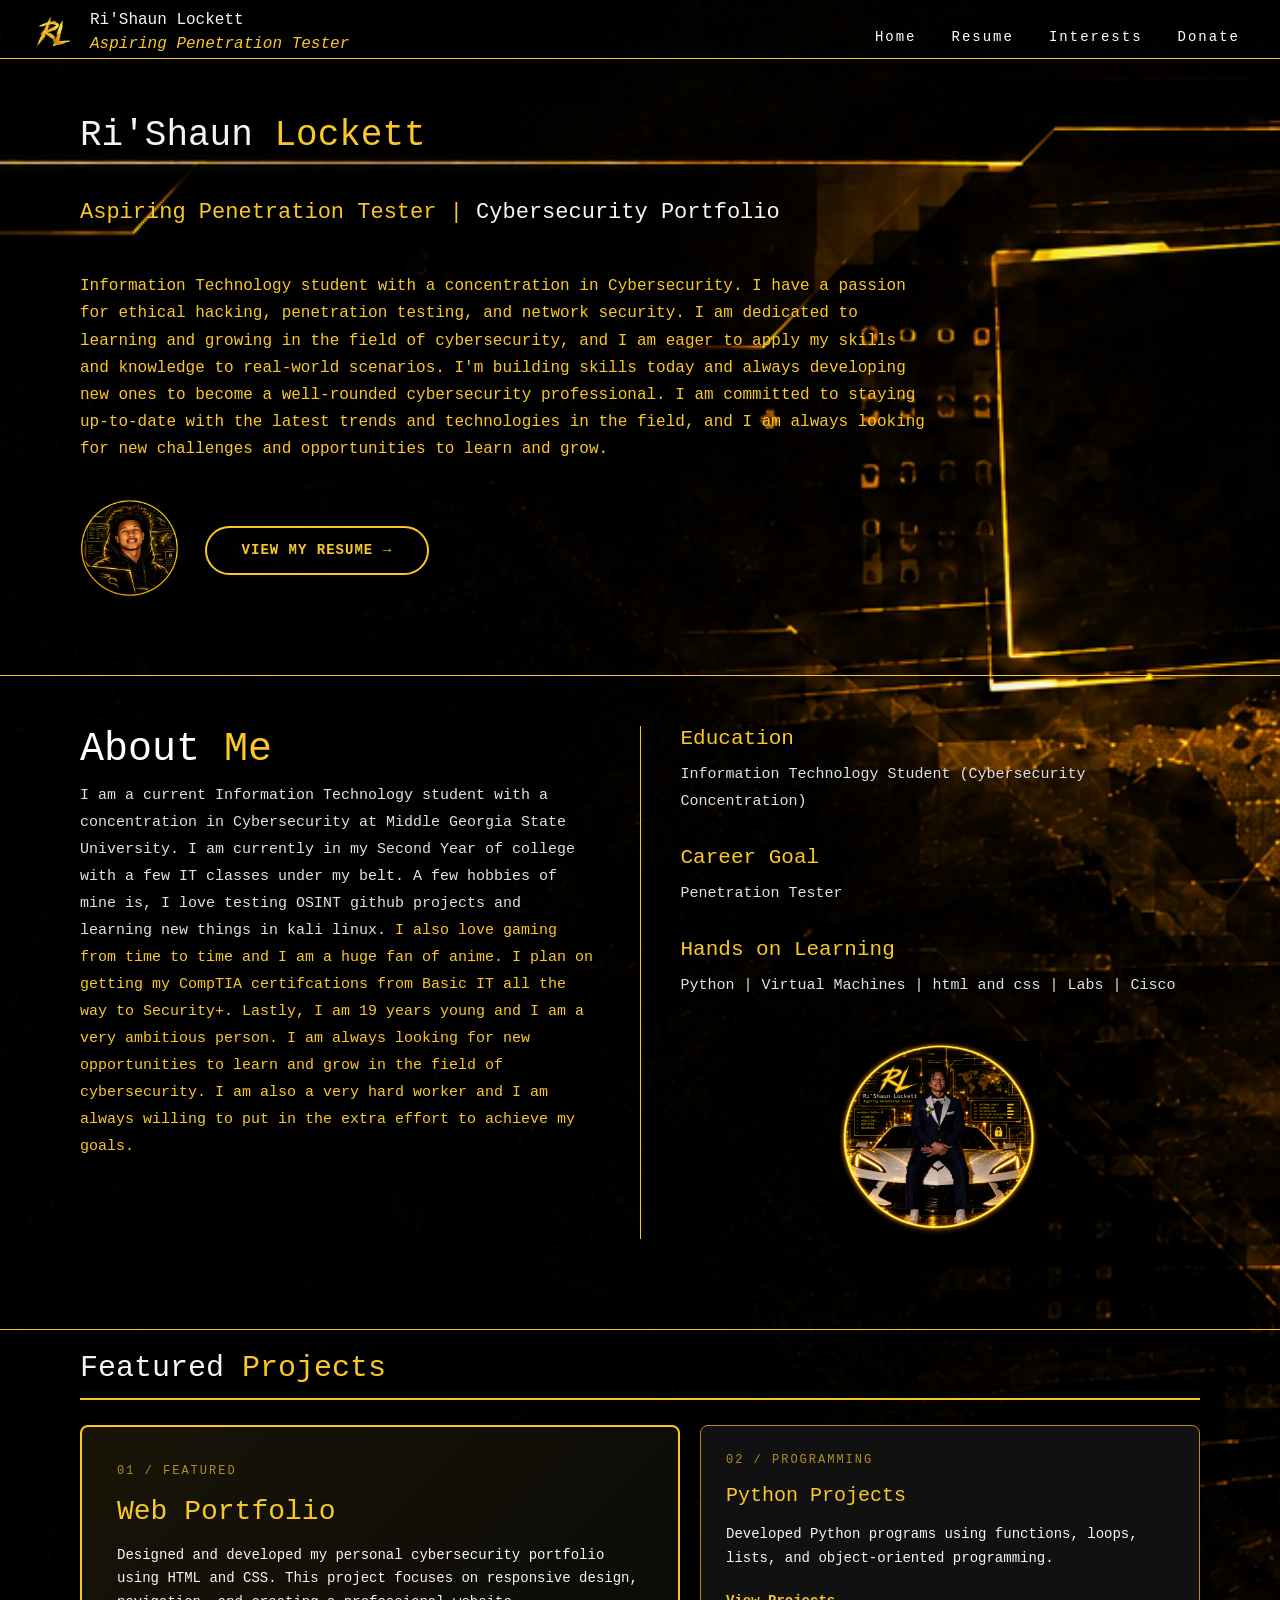
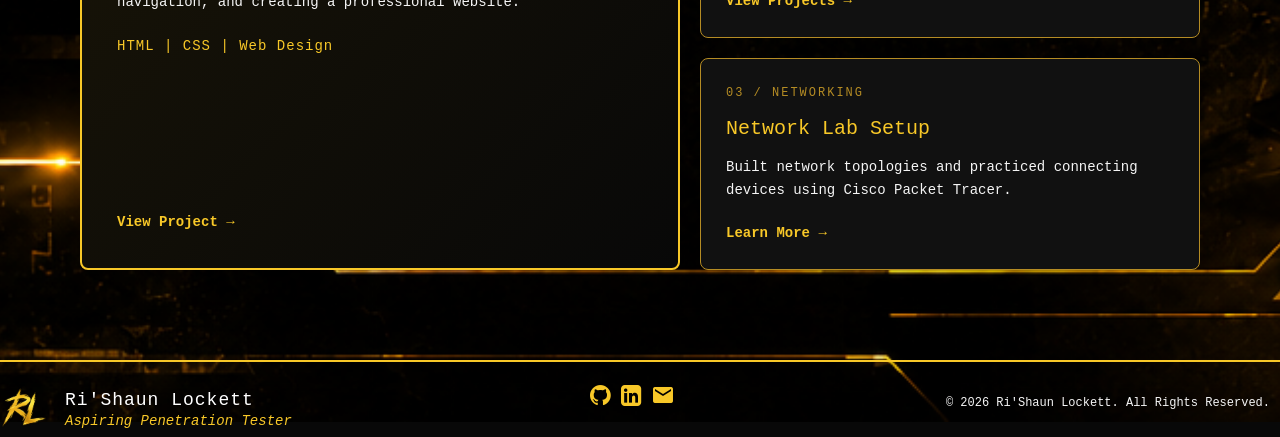
<file: index.htm>
<!DOCTYPE html>
<html lang="en">

<head>
    <meta charset="UTF-8">
    <meta name="viewport" content="width=device-width, initial-scale=1.0">
    <link rel="icon" href="img/icon2.png" type="image/x-icon">
    <link rel="stylesheet" href="https://cdn.jsdelivr.net/npm/bootstrap@4.0.0/dist/css/bootstrap.min.css" integrity="sha384-Gn5384xqQ1aoWXA+058RXPxPg6fy4IWvTNh0E263XmFcJlSAwiGgFAW/dAiS6JXm" crossorigin="anonymous">
    <link rel="stylesheet" href="https://cdnjs.cloudflare.com/ajax/libs/font-awesome/4.7.0/css/font-awesome.min.css">
    <link href="https://fonts.googleapis.com/icon?family=Material+Icons" rel="stylesheet">
    <link rel="stylesheet" href="style.css">
</head>

<body>

<header>
    <img src="img/mynameicon.png" alt="RL Logo" class="namelogo">

    <p class="topletters">
        Ri'Shaun Lockett
        <br>
        <span style="color: #F8C828;"><i>Aspiring Penetration Tester</i></span>
    </p>

    <nav>
        <ul class="navlinks">
            <li><a href="index.htm">Home</a></li>
            <li><a href="resume.htm">Resume</a></li>
            <li><a href="interests.htm">Interests</a></li>
            <li><a href="donate.htm">Donate</a></li>
        </ul>

    </nav>
</header>


<hr class="hr1">


<main>

    <section class="mainsection">
        <h1 id="name"> Ri'Shaun <span style="color: #F8C828;">Lockett</span></h1>
        <br>
        <h3> Aspiring Penetration Tester | <span style="color: #F5F5F5;">Cybersecurity Portfolio</span> </h3>
        <br>
        <p>
            Information Technology student with a concentration in Cybersecurity. I have a passion for ethical hacking, penetration testing, and network security. I am dedicated to learning and growing in the field of cybersecurity, and I am eager to apply my skills and knowledge to real-world scenarios. I'm building skills today and always developing new ones to become a well-rounded cybersecurity professional. I am committed to staying up-to-date with the latest trends and technologies in the field, and I am always looking for new challenges and opportunities to learn and grow.
        </p>
        <img src="img/icon2.png" alt="cyberpic" class="cyberpic">
        <a href="resume.htm" alt="myresume" class="resumebtn">
            VIEW MY RESUME &rarr;
        </a>
    </section>
</main>

<hr class="hr1">



<section class="aboutsection">

    <div class="abouttext">
        <h1>About <span class="gold">Me</span></h1>

        <p>
            I am a current Information Technology student with a concentration in Cybersecurity at Middle Georgia State University. I am currently in my Second Year of college with a few IT classes under my belt. A few hobbies of mine is, I love testing OSINT github projects and learning new things in kali linux. <span class="gold">I also love gaming from time to time and I am a huge fan of anime. I plan on getting my CompTIA certifcations from Basic IT all the way to Security+. Lastly, I am 19 years young and I am a very ambitious person. I am always looking for new opportunities to learn and grow in the field of cybersecurity. I am also a very hard worker and I am always willing to put in the extra effort to achieve my goals.</span>
    </div>

    <div class="aboutdetails">
        <span style="color: #F8C828;"><h3>Education</h3></span>
        <p>Information Technology Student (Cybersecurity Concentration)</p>

        <span style="color: #F8C828;"><h3>Career Goal</h3></span>
        <p>Penetration Tester</p>

        <span style="color: #F8C828;"><h3>Hands on Learning</h3></span>
        <p>Python | Virtual Machines | html and css | Labs | Cisco</p>

        <img src="img/icon3.png" alt="second Logo" class="picturelogo">

    </div>

</section>

<hr class="hr1">



<section class="projects-section">

    <h2>Featured <span class="gold">Projects</span></h2>

    <div class="projects-container">

        <article class="project-card featured-project">

            <span class="project-number">01 / FEATURED</span>

            <h3>Web Portfolio</h3>

            <p>
                <span class="white">Designed and developed my personal
                cybersecurity portfolio using HTML
                and CSS. This project focuses on
                responsive design, navigation,
                and creating a professional website.</span>
            </p>

            <p class="project-tools">
                HTML | CSS | Web Design
            </p>

            <a href="resume.htm" class="project-link">
                View Project &rarr;
            </a>

        </article>

        <div class="projects-right">

            <article class="project-card">

                <span class="project-number">02 / PROGRAMMING</span>

                <h3>Python Projects</h3>

                <p>
                    <span class="white">Developed Python programs using
                    functions, loops, lists, and
                    object-oriented programming.</span>
                </p>

                <a href="resume.htm"
                   target="_blank"
                   rel="noopener noreferrer"
                   class="project-link">
                    View Projects &rarr;
                </a>

            </article>

            <article class="project-card">

                <span class="project-number">03 / NETWORKING</span>

                <h3>Network Lab Setup</h3>

                <p>
                    <span class="white">Built network topologies and
                    practiced connecting devices
                    using Cisco Packet Tracer.</span>
                </p>

                <a href="resume.htm" class="project-link">
                    Learn More &rarr;
                </a>

            </article>

        </div>

    </div>

</section>




<hr class="hr1">

<footer>
    <div class="footer-brand">
        <img src="img/mynameicon.png" alt="RL Logo" class="footer-logo">

        <div class="footer-text">
            <p>Ri'Shaun Lockett</p>
            <span>Aspiring Penetration Tester</span>
        </div>
    </div>

    <div class="social-icons">

    <a href="https://github.com/rishaunlockett-bit" target="_blank" rel="noopener noreferrer" aria-label="GitHub">
        <i class="fa fa-github"></i>
    </a>

    <a href="https://www.linkedin.com/in/rishaun-lockett" target="_blank" rel="noopener noreferrer" aria-label="LinkedIn">
        <i class="fa fa-linkedin-square"></i>
    </a>

    <a href="https://www.linkedin.com/in/rishaun-lockett-935750372" aria-label="Email">
        <i class="material-icons">email</i>
    </a>

</div>
<div class="copyright">&copy; 2026 Ri'Shaun Lockett. All Rights Reserved.</div>
</footer>
</file>
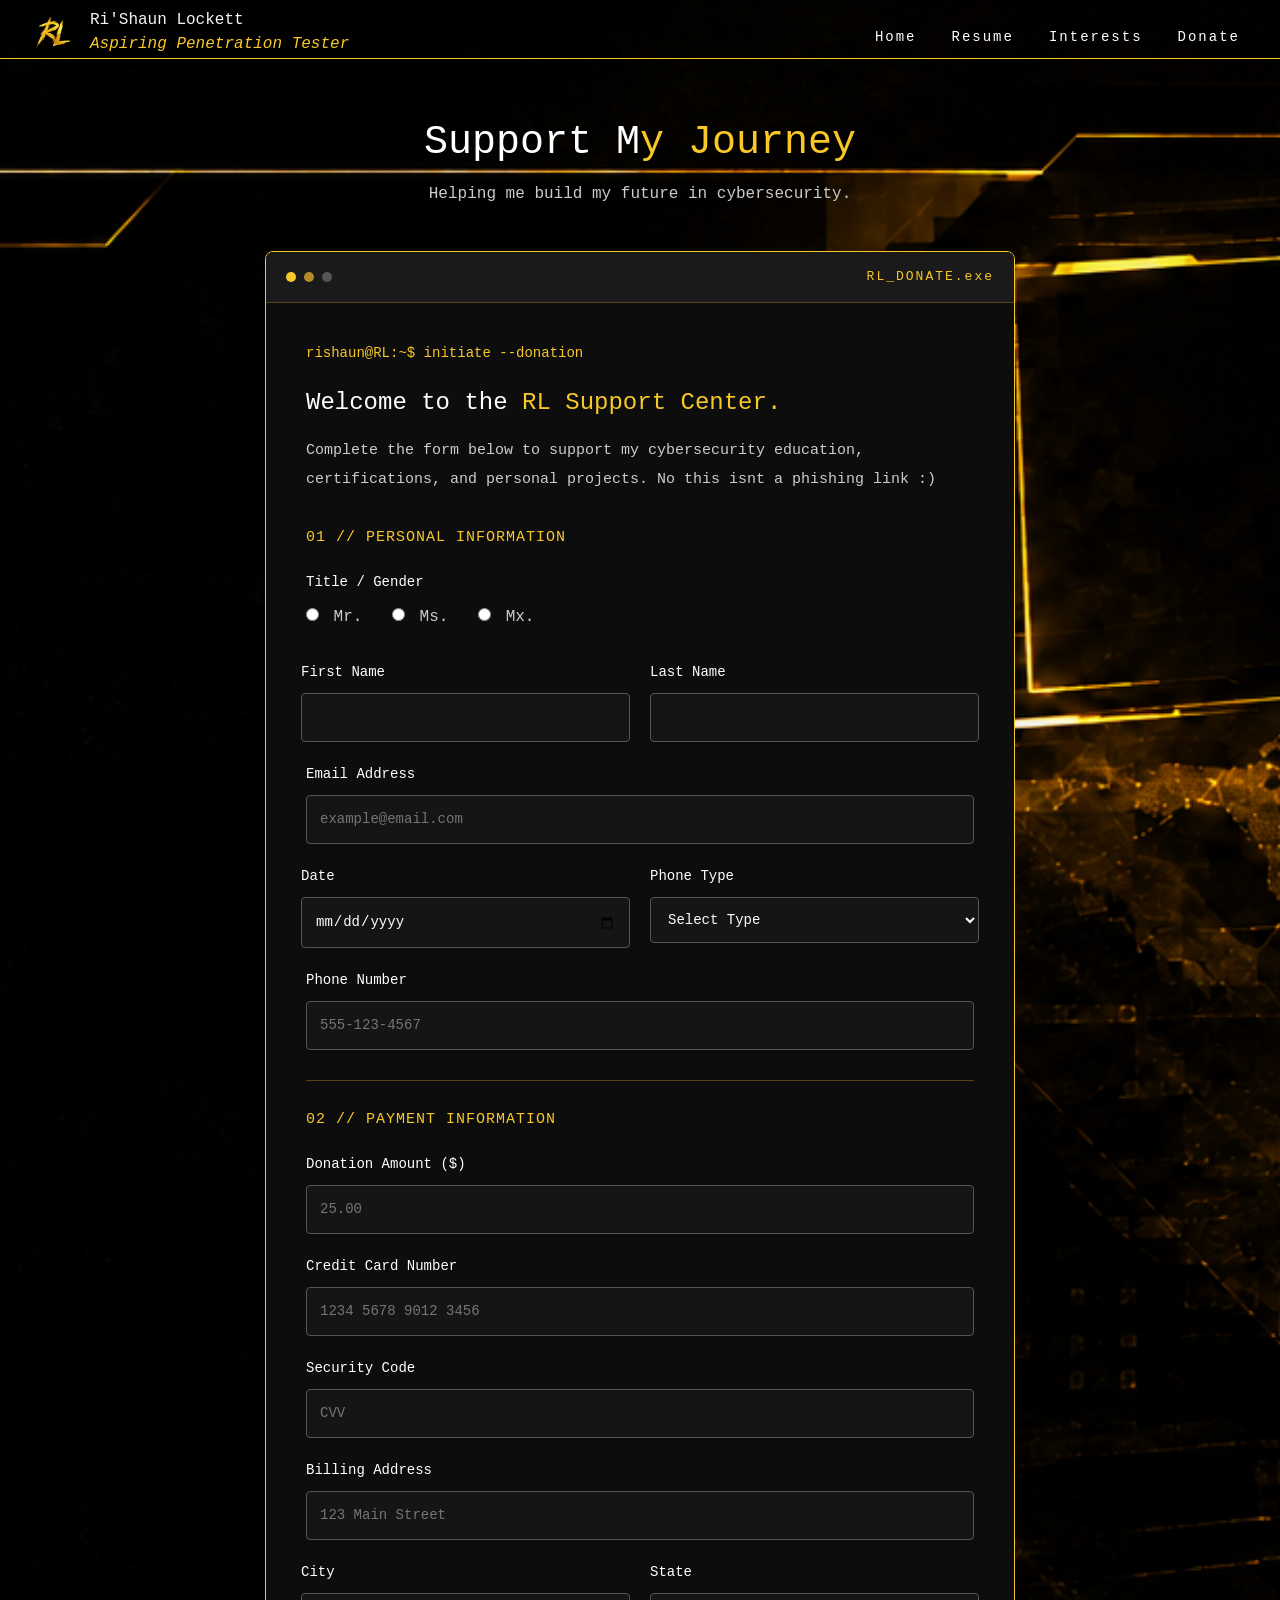
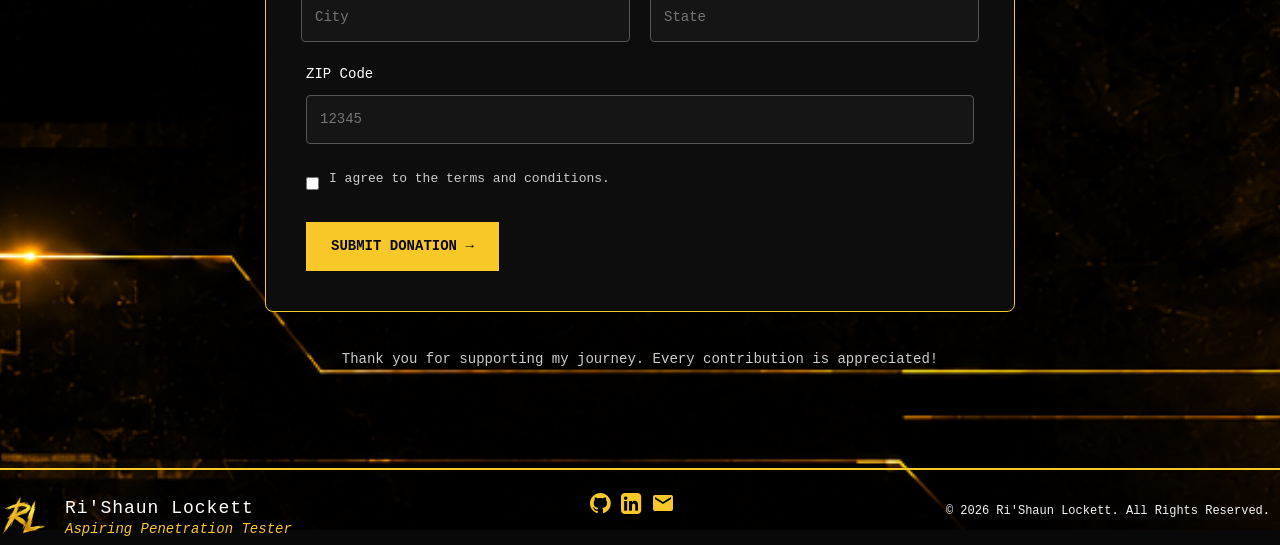
<file: donate.htm>
<!DOCTYPE html>
<html lang="en">

<head>
    <meta charset="UTF-8">
    <meta name="viewport" content="width=device-width, initial-scale=1.0">
    <link rel="icon" href="img/icon2.png" type="image/x-icon">
    <link rel="stylesheet" href="https://cdn.jsdelivr.net/npm/bootstrap@4.0.0/dist/css/bootstrap.min.css" integrity="sha384-Gn5384xqQ1aoWXA+058RXPxPg6fy4IWvTNh0E263XmFcJlSAwiGgFAW/dAiS6JXm" crossorigin="anonymous">
    <link rel="stylesheet" href="https://cdnjs.cloudflare.com/ajax/libs/font-awesome/4.7.0/css/font-awesome.min.css">
    <link href="https://fonts.googleapis.com/icon?family=Material+Icons" rel="stylesheet">
    <link rel="stylesheet" href="style.css">
</head>

<body>

<header>
    <img src="img/mynameicon.png" alt="RL Logo" class="namelogo">

    <p class="topletters">
        Ri'Shaun Lockett
        <br>
        <span style="color: #F8C828;"><i>Aspiring Penetration Tester</i></span>
    </p>

    <nav>
        <ul class="navlinks">
            <li><a href="index.htm">Home</a></li>
            <li><a href="resume.htm">Resume</a></li>
            <li><a href="interests.htm">Interests</a></li>
            <li><a href="donate.htm">Donate</a></li>
        </ul>

    </nav>
</header>

<hr class="hr1">


<main class="donate-page">

    <section class="donate-intro">
        <h1>Support M<span>y Journey</span></h1>
        <p>Helping me build my future in cybersecurity.</p>
    </section>

    <section class="donate-terminal">

        <div class="terminal-header">
            <div class="terminal-dots">
                <span></span>
                <span></span>
                <span></span>
            </div>
            <p>RL_DONATE.exe</p>
        </div>

        <div class="terminal-content">

            <p class="terminal-command">
                rishaun@RL:~$ initiate --donation
            </p>

            <h2>Welcome to the <span>RL Support Center.</span></h2>

            <p class="terminal-description">
                Complete the form below to support my
                cybersecurity education, certifications,
                and personal projects. No this isnt a phishing link :)
            </p>

            <form id="donationForm" action="#" method="get">

                <h3 class="form-heading">
                    01 // PERSONAL INFORMATION
                </h3>

                <fieldset class="title-options">
                    <legend>Title / Gender</legend>

                    <label for="mr">
                        <input type="radio" id="mr"
                               name="title" value="Mr" required>
                        Mr.
                    </label>

                    <label for="ms">
                        <input type="radio" id="ms"
                               name="title" value="Ms">
                        Ms.
                    </label>

                    <label for="mx">
                        <input type="radio" id="mx"
                               name="title" value="Mx">
                        Mx.
                    </label>
                </fieldset>

                <div class="form-row">

                    <div class="form-group">
                        <label for="firstName">First Name</label>
                        <input type="text" id="firstName"
                               name="firstName" required>
                    </div>

                    <div class="form-group">
                        <label for="lastName">Last Name</label>
                        <input type="text" id="lastName"
                               name="lastName" required>
                    </div>

                </div>

                <div class="form-group">
                    <label for="email">Email Address</label>
                    <input type="email" id="email"
                           name="email" required
                           placeholder="example@email.com">
                </div>

                <div class="form-row">

                    <div class="form-group">
                        <label for="donationDate">Date</label>
                        <input type="date" id="donationDate"
                               name="donationDate" required>
                    </div>

                    <div class="form-group">
                        <label for="phoneType">Phone Type</label>
                        <select id="phoneType" name="phoneType" required>
                            <option value="">Select Type</option>
                            <option value="mobile">Mobile</option>
                            <option value="home">Home</option>
                            <option value="work">Work</option>
                        </select>
                    </div>

                </div>

                <div class="form-group">
                    <label for="phone">Phone Number</label>
                    <input type="tel" id="phone" name="phone"
                           placeholder="555-123-4567"
                           pattern="[0-9]{3}-[0-9]{3}-[0-9]{4}"
                           title="Use format 555-123-4567"
                           required>
                </div>

                <div class="terminal-divider"></div>

                <h3 class="form-heading">
                    02 // PAYMENT INFORMATION
                </h3>

                <div class="form-group">
                    <label for="amount">Donation Amount ($)</label>
                    <input type="number" id="amount" name="amount"
                           min="1" step="0.01"
                           placeholder="25.00" required>
                </div>

                <div class="form-group">
                    <label for="cardNumber">Credit Card Number </label>
                    <input type="text" id="cardNumber"
                           name="cardNumber"
                            placeholder="1234 5678 9012 3456"
                           inputmode="numeric"
                           pattern="[0-9]{13,19}"
                           minlength="13" maxlength="19"
                           required>
                </div>

                <div class="form-group">
                    <label for="securityCode">Security Code </label>
                    <input type="text" id="securityCode"
                           name="securityCode"
                           placeholder="CVV"
                           inputmode="numeric"
                           pattern="[0-9]{3,4}"
                           minlength="3" maxlength="4"
                           required>
                </div>

                
                <div class="form-group">
                    <label for="billingAddress">Billing Address</label>
                    <input type="text" id="billingAddress"
                           name="billingAddress"
                           placeholder="123 Main Street"
                           autocomplete="street-address" required>
                </div>
                
                <div class="form-row">
                
                    <div class="form-group">
                        <label for="billingCity">City</label>
                        <input type="text" id="billingCity"
                               name="billingCity"
                               placeholder="City" required>
                    </div>
                
                    <div class="form-group">
                        <label for="billingState">State</label>
                        <input type="text" id="billingState"
                               name="billingState"
                               placeholder="State" required>
                    </div>
                
                </div>
                
                <div class="form-group">
                    <label for="billingZip">ZIP Code</label>
                    <input type="text" id="billingZip"
                           name="billingZip"
                           placeholder="12345"
                           inputmode="numeric"
                           pattern="[0-9]{5}(-[0-9]{4})?"
                           title="Enter a valid ZIP Code (12345 or 12345-6789)"
                           autocomplete="postal-code" required>
                </div>
                

                <div class="terms-group">
                    <input type="checkbox" id="terms"
                           name="terms" required>
                    <label for="terms">
                        I agree to the terms and conditions.
                    </label>
                </div>

                <button type="submit" class="donate-button">
                    SUBMIT DONATION &rarr;
                </button>

            </form>


        </div>
    </section>

    <p class="donate-thanks">
        Thank you for supporting my journey.
        Every contribution is appreciated!
    </p>

</main>




<hr class="hr1">

<footer>
    <div class="footer-brand">
        <img src="img/mynameicon.png" alt="RL Logo" class="footer-logo">

        <div class="footer-text">
            <p>Ri'Shaun Lockett</p>
            <span>Aspiring Penetration Tester</span>
        </div>
    </div>

    <div class="social-icons">

    <a href="https://github.com/rishaunlockett-bit" target="_blank" rel="noopener noreferrer" aria-label="GitHub">
        <i class="fa fa-github"></i>
    </a>

    <a href="https://www.linkedin.com/in/rishaun-lockett" target="_blank" rel="noopener noreferrer" aria-label="LinkedIn">
        <i class="fa fa-linkedin-square"></i>
    </a>

    <a href="https://www.linkedin.com/in/rishaun-lockett-935750372" aria-label="Email">
        <i class="material-icons">email</i>
    </a>

</div>
<div class="copyright">&copy; 2026 Ri'Shaun Lockett. All Rights Reserved.</div>
</footer>
</file>
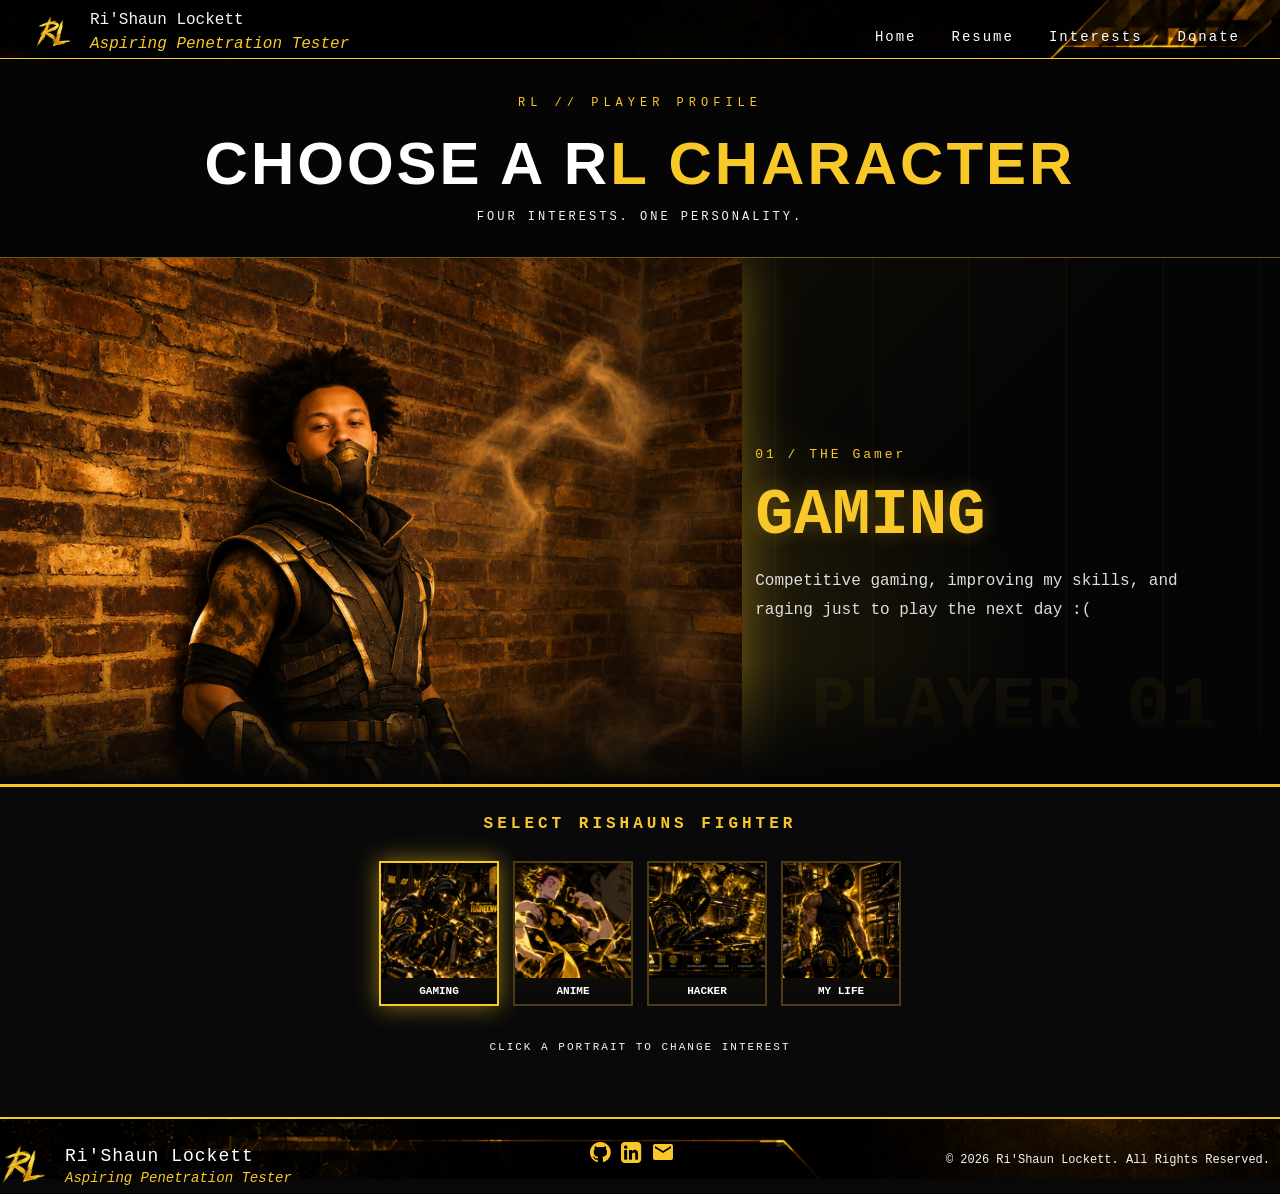
<file: interests.htm>
<!DOCTYPE html>
<html lang="en">

<head>
    <meta charset="UTF-8">
    <meta name="viewport" content="width=device-width, initial-scale=1.0">
    <link rel="icon" href="img/icon2.png" type="image/x-icon">
    <link rel="stylesheet" href="https://cdn.jsdelivr.net/npm/bootstrap@4.0.0/dist/css/bootstrap.min.css" integrity="sha384-Gn5384xqQ1aoWXA+058RXPxPg6fy4IWvTNh0E263XmFcJlSAwiGgFAW/dAiS6JXm" crossorigin="anonymous">
    <link rel="stylesheet" href="https://cdnjs.cloudflare.com/ajax/libs/font-awesome/4.7.0/css/font-awesome.min.css">
    <link href="https://fonts.googleapis.com/icon?family=Material+Icons" rel="stylesheet">
    <link rel="stylesheet" href="style.css">
</head>

<body>

<header>
    <img src="img/mynameicon.png" alt="RL Logo" class="namelogo">

    <p class="topletters">
        Ri'Shaun Lockett
        <br>
        <span style="color: #F8C828;"><i>Aspiring Penetration Tester</i></span>
    </p>

    <nav>
        <ul class="navlinks">
            <li><a href="index.htm">Home</a></li>
            <li><a href="resume.htm">Resume</a></li>
            <li><a href="interests.htm">Interests</a></li>
            <li><a href="donate.htm">Donate</a></li>
        </ul>

    </nav>
</header>


<hr class="hr1">



<main class="fighter-page">
    <section class="fighter-select">

        <input type="radio" name="fighter" id="gaming" checked>
        <input type="radio" name="fighter" id="anime">
        <input type="radio" name="fighter" id="hacker">
        <input type="radio" name="fighter" id="lifestyle">

        <div class="arena-top">
            <p>RL // PLAYER PROFILE</p>
            <h1>CHOOSE A R<span>L CHARACTER</span></h1>
            <p class="arena-subtitle">FOUR INTERESTS. ONE PERSONALITY.</p>
        </div>

        <div class="fighter-stage">

            <div class="fighter fighter-gaming">
                <img src="img/Golden Smoke Ninja Portrait.png" alt="Gaming character">
                <div class="fighter-details">
                    <span>01 / THE Gamer</span>
                    <h2>GAMING</h2>
                    <p>Competitive gaming, improving my skills,
                    and raging just to play the next day :(</p>
                </div>
            </div>

            <div class="fighter fighter-anime">
                <img src="img/Golden Death Note Cyber Portrait.png" alt="Anime character">
                <div class="fighter-details">
                    <span>02 / THE Nerd</span>
                    <h2>ANIME</h2>
                    <p>Exploring unforgettable characters,
                    storylines, and anime worlds.</p>
                </div>
            </div>

            <div class="fighter fighter-hacker">
                <img src="img/Golden Hacker Duo with Raven Mask.png" alt="Hacker character">
                <div class="fighter-details">
                    <span>03 / THE HACKER</span>
                    <h2>CYBERSECURITY</h2>
                    <p>Learning ethical hacking, Kali Linux,
                    and exploring OSINT projects.</p>
                </div>
            </div>

            <div class="fighter fighter-lifestyle">
                <img src="img/Golden Sunset Pufferfish Catch.png" alt="Lifestyle character">
                <div class="fighter-details">
                    <span>04 / OFFLINE MODE</span>
                    <h2>MY LIFE</h2>
                    <p>Gaming, Traveling, Fitness, and HACKING!</p>
                </div>
            </div>

            <div class="stage-decoration">PLAYER 01</div>

        </div>

        <div class="roster-area">
            <p>SELECT RISHAUNS FIGHTER</p>

            <div class="fighter-roster">
                <label for="gaming">
                    <img src="img/gamingpic.png" alt="Rishaun Gaming">
                    <span>GAMING</span>
                </label>

                <label for="anime">
                    <img src="img/animepic.png" alt="Rishauns Anime">
                    <span>ANIME</span>
                </label>

                <label for="hacker">
                    <img src="img/hackerpic.png" alt="Rishaun Hacking">
                    <span>HACKER</span>
                </label>

                <label for="lifestyle">
                    <img src="img/fitnesspic.png" alt="Rishaun Life">
                    <span>MY LIFE</span>
                </label>
            </div>

            <p class="roster-hint"><span class="white">CLICK A PORTRAIT TO CHANGE INTEREST</span></p>
        </div>

    </section>
</main>

<hr class="hr1">

<footer>
    <div class="footer-brand">
        <img src="img/mynameicon.png" alt="RL Logo" class="footer-logo">

        <div class="footer-text">
            <p>Ri'Shaun Lockett</p>
            <span>Aspiring Penetration Tester</span>
        </div>
    </div>

    <div class="social-icons">

    <a href="https://github.com/rishaunlockett-bit" target="_blank" rel="noopener noreferrer" aria-label="GitHub">
        <i class="fa fa-github"></i>
    </a>

    <a href="https://www.linkedin.com/in/rishaun-lockett" target="_blank" rel="noopener noreferrer" aria-label="LinkedIn">
        <i class="fa fa-linkedin-square"></i>
    </a>

    <a href="https://www.linkedin.com/in/rishaun-lockett-935750372" aria-label="Email">
        <i class="material-icons">email</i>
    </a>

</div>
<div class="copyright">&copy; 2026 Ri'Shaun Lockett. All Rights Reserved.</div>
</footer>
</file>
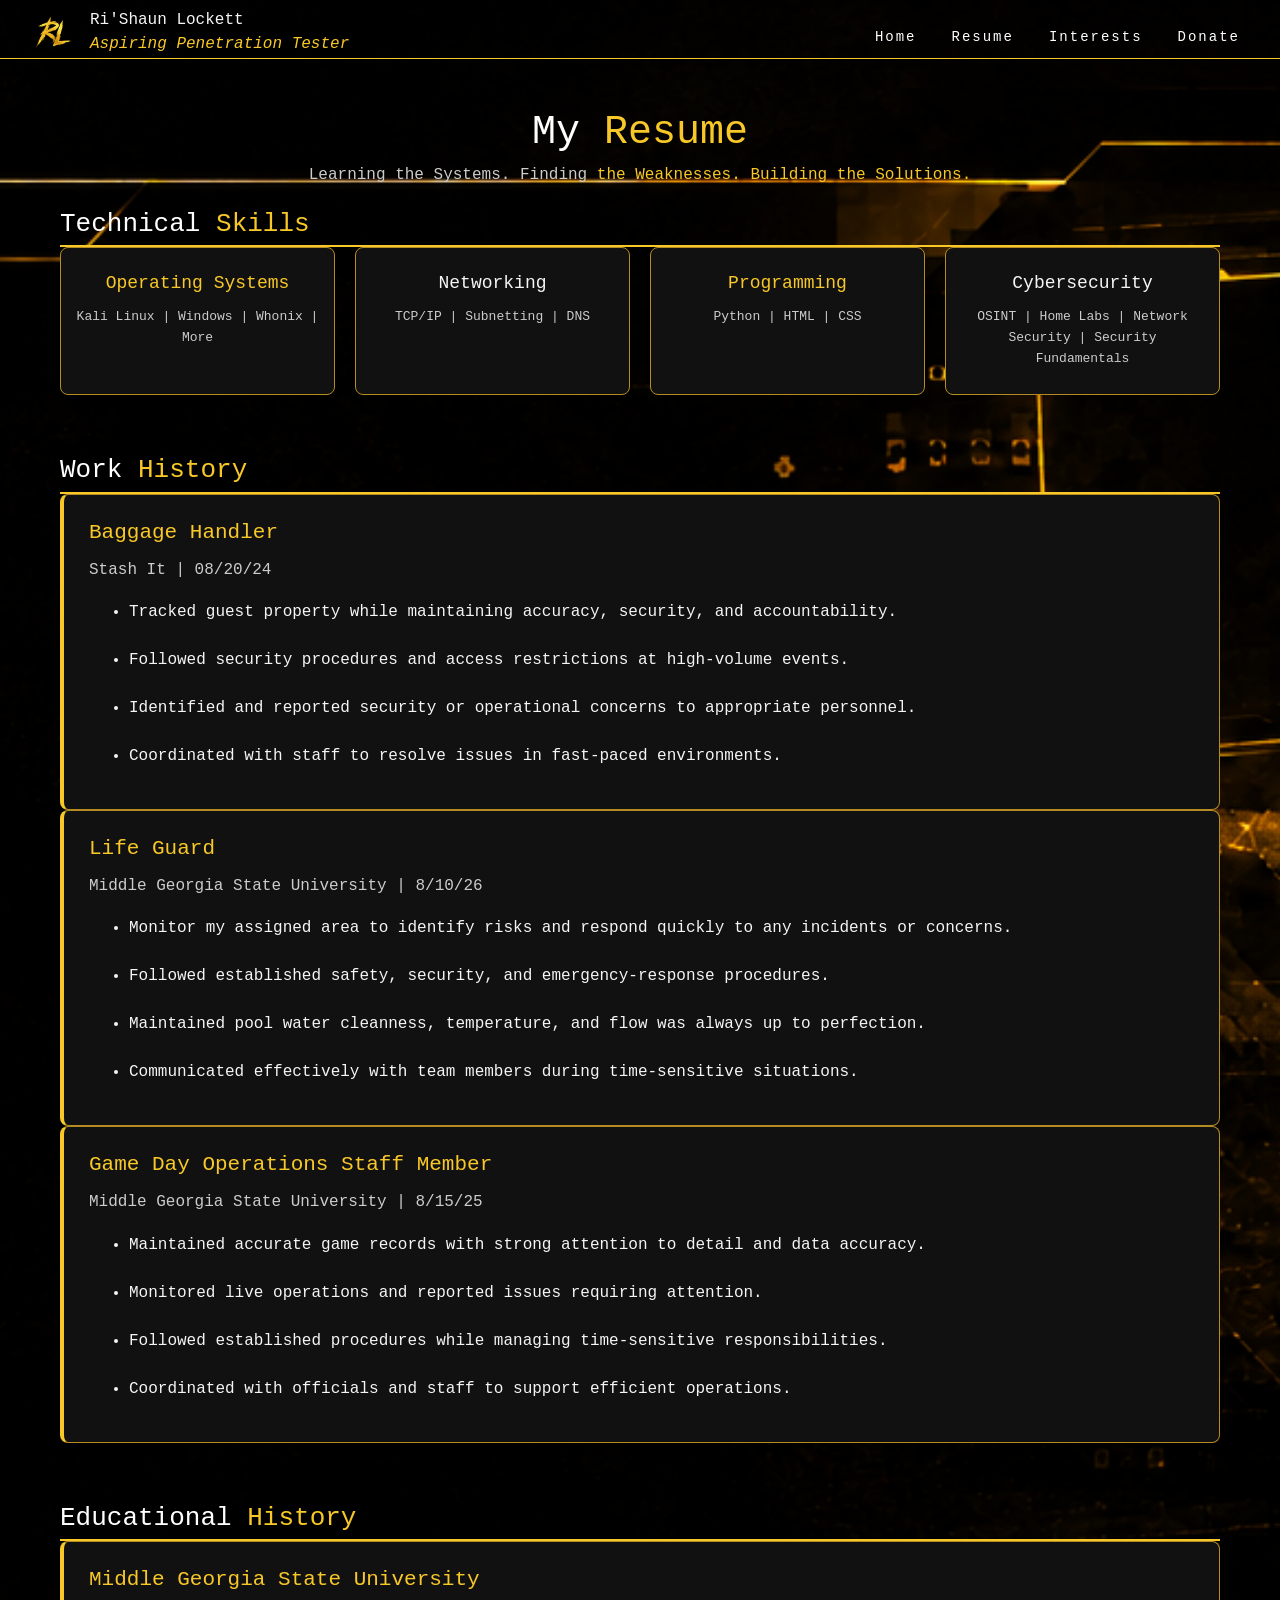
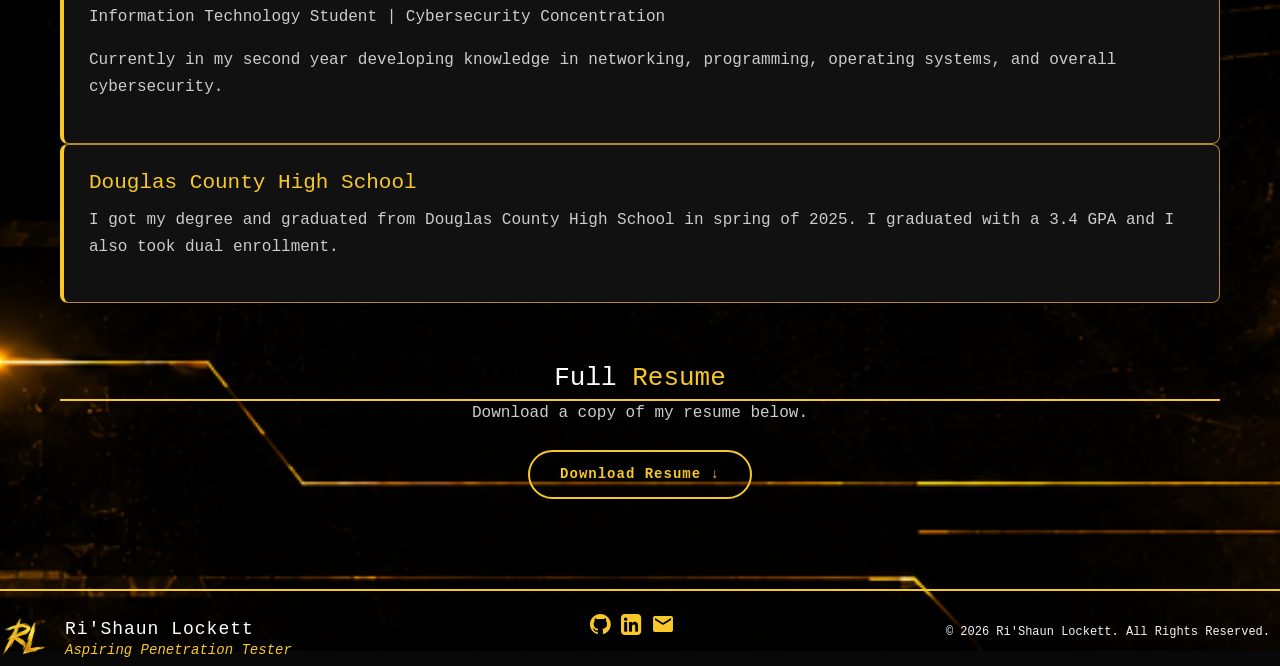
<file: resume.htm>
<!DOCTYPE html>
<html lang="en">

<head>
    <meta charset="UTF-8">
    <meta name="viewport" content="width=device-width, initial-scale=1.0">
    <link rel="icon" href="img/icon2.png" type="image/x-icon">
    <link rel="stylesheet" href="https://cdn.jsdelivr.net/npm/bootstrap@4.0.0/dist/css/bootstrap.min.css" integrity="sha384-Gn5384xqQ1aoWXA+058RXPxPg6fy4IWvTNh0E263XmFcJlSAwiGgFAW/dAiS6JXm" crossorigin="anonymous">
    <link rel="stylesheet" href="https://cdnjs.cloudflare.com/ajax/libs/font-awesome/4.7.0/css/font-awesome.min.css">
    <link href="https://fonts.googleapis.com/icon?family=Material+Icons" rel="stylesheet">
    <link rel="stylesheet" href="style.css">
</head>

<body>

    <header>
        <img src="img/mynameicon.png" alt="RL Logo" class="namelogo">
    
        <p class="topletters">
            Ri'Shaun Lockett
            <br>
            <span style="color: #F8C828;"><i>Aspiring Penetration Tester</i></span>
        </p>
    
        <nav>
            <ul class="navlinks">
                <li><a href="index.htm">Home</a></li>
                <li><a href="resume.htm">Resume</a></li>
                <li><a href="interests.htm">Interests</a></li>
                <li><a href="donate.htm">Donate</a></li>
            </ul>
    
        </nav>
    </header>

    <hr class="hr1">

    <main class="resume-section">

        <section class="resume-intro">
            <h1>My <span class="gold">Resume</span></h1>
            <p>
                Learning the Systems. Finding <span class="gold">the Weaknesses. Building the Solutions.</span>
            </p>
        </section>
    
        <section class="resume-skills">
            <h2>Technical <span class="gold">Skills</span></h2>
    
            <div class="skills-container">
    
                <div class="skill-card">
                    <h3>Operating Systems</h3>
                    <p>Kali Linux | Windows | Whonix | More</p>
                </div>
    
                <div class="skill-card">
                    <h3><span class="white">Networking</span></h3>
                    <p>TCP/IP | Subnetting | DNS</p>
                </div>
    
                <div class="skill-card">
                    <h3>Programming</h3>
                    <p>Python | HTML | CSS</p>
                </div>
    
                <div class="skill-card">
                    <h3><span class="white">Cybersecurity</span></h3>
                    <p>OSINT | Home Labs | Network Security | Security Fundamentals</p>
                </div>
    
            </div>
        </section>
    
      
        <section class="resume-work">
            <h2>Work <span class="gold">History</span></h2>
        
            <div class="work-card">
                <h3>Baggage Handler</h3>
                <p>Stash It | 08/20/24</p>
                <p>
                    <ul>
                    <li>Tracked guest property while maintaining accuracy, security, and accountability.</li>
                    <br>
                    <li>Followed security procedures and access restrictions at high-volume events.</li>
                    <br>
                    <li>Identified and reported security or operational concerns to appropriate personnel.</li>
                    <br>
                    <li>Coordinated with staff to resolve issues in fast-paced environments.</li>
                    </ul>
                </p>
            </div>
        
            <div class="work-card">
                <h3>Life Guard</h3>
                <p>Middle Georgia State University | 8/10/26</p>
                <p>
                    <ul>
                    <li>Monitor my assigned area to identify risks and respond quickly to any incidents or concerns.</li>
                    <br>
                    <li>Followed established safety, security, and emergency-response procedures.</li>
                    <br>
                    <li>Maintained pool water cleanness, temperature, and flow was always up to perfection. </li>
                    <br>
                    <li>Communicated effectively with team members during time-sensitive situations.</li>
                    </ul>
                </p>
            </div>
        
            <div class="work-card">
                <h3>Game Day Operations Staff Member</h3>
                <p>Middle Georgia State University | 8/15/25 </p>
                <p>
                    <ul>
                    <li>Maintained accurate game records with strong attention to detail and data accuracy.</li>
                    <br>
                    <li>Monitored live operations and reported issues requiring attention.</li>
                    <br>
                    <li>Followed established procedures while managing time-sensitive responsibilities.</li>
                    <br>
                    <li>Coordinated with officials and staff to support efficient operations.</li>
                    </ul>
                </p>
            </div>
        </section>
    
        <section class="resume-education">
            <h2>Educational <span class="gold">History</span></h2>
    
            <div class="education-card">
                <h3>Middle Georgia State University</h3>
    
                <p>
                    Information Technology Student
                    | Cybersecurity Concentration
                </p>
    
                <p>
                    Currently in my second year developing knowledge in networking,
                    programming, operating systems, and overall cybersecurity.
                </p>
            </div>

            <div class="education-card">
                <h3>Douglas County High School</h3>
    
                <p>
                    I got my degree and graduated from Douglas County High School in spring of 2025. I graduated with a 3.4 GPA and I also took dual enrollment.
                </p>
            </div>
        </section>
    
        <section class="resume-pdf">
            <h2>Full <span class="gold">Resume</span></h2>
    
            <p>Download a copy of my resume below.</p>
    
            <a href="img/resume.pdf" download class="resume-download">
                Download Resume &darr;
            </a>
        </section>
    
    </main>

<hr class="hr1">

<footer>
    <div class="footer-brand">
        <img src="img/mynameicon.png" alt="RL Logo" class="footer-logo">

        <div class="footer-text">
            <p>Ri'Shaun Lockett</p>
            <span>Aspiring Penetration Tester</span>
        </div>
    </div>

        <div class="social-icons">

            <a href="https://github.com/rishaunlockett-bit" target="_blank" rel="noopener noreferrer" aria-label="GitHub">
                <i class="fa fa-github"></i>
            </a>
        
            <a href="https://www.linkedin.com/in/rishaun-lockett" target="_blank" rel="noopener noreferrer" aria-label="LinkedIn">
                <i class="fa fa-linkedin-square"></i>
            </a>
        
            <a href="https://www.linkedin.com/in/rishaun-lockett-935750372" aria-label="Email">
                <i class="material-icons">email</i>
            </a>
        

        </div>
        <p class="copyright">&copy; 2026 Ri'Shaun Lockett. All Rights Reserved.</p>

</footer>
</file>
<file: style.css>
* {
    box-sizing: border-box;
}

body {
    margin: 0;
    background-image: url("img/background3.png");
    background-size: cover;
    background-position: center;
    background-repeat: no-repeat;
    background-color: #080808;
    color: #F5F5F5;
    font-family: 'Courier New', Courier, monospace;
}

body,
header,
nav,
main,
section,
footer,
p,
h1,
h2,
h3,
a,
button {
    font-family: 'Courier New', Courier, monospace;
}

.gold {
    color: #F8C828;
}

header {
    display: flex;
    justify-content: space-between;
    align-items: flex-end;
    width: 100%;
    padding: 8px 40px 2px;
    margin: 0;
    color: #F5F5F5;
    font-family: 'Courier New', Courier, monospace;
}

header .namelogo {
    width: 45px;
    height: 45px;
    float: none;
    margin-left: -10px;
    margin-bottom: 0;
}

.white {
    color: #f5f5f5
}

.topletters {
    margin: 0 0 0 15px;
    margin-left: 15px;
    margin-right: auto;
}

nav {
    margin-left: auto;
}

.navlinks {
    display: flex;
    justify-content: flex-end;
    align-items: center;
    flex-wrap: wrap;
    gap: 35px;
    margin: 0;
    padding: 0;
    list-style: none;
}

.navlinks a {
    position: relative;
    display: inline-block;
    padding-bottom: 8px;
    color: #FFFFFF;
    font-size: 14px;
    letter-spacing: 2px;
    text-decoration: none;
    transition: color 0.3s ease;
}

.navlinks a::after {
    content: "";
    position: absolute;
    bottom: 0;
    left: 0;
    width: 0;
    height: 2px;
    background-color: #F8C828;
    transition: width 0.3s ease;
}

.navlinks a:hover,
.navlinks a:focus-visible {
    color: #F8C828;
    text-decoration: none;
}

.navlinks a:hover::after,
.navlinks a:focus-visible::after {
    width: 100%;
}

hr.hr1 {
    height: 1px;
    margin: 0;
    border: none;
    background-color: #F8C828;
    opacity: 1;
}

.mainsection {
    max-width: 1200px;
    margin: 30px auto;
    padding: 25px 40px;
    color: #F8C828;
}

#name {
    margin: 0 0 15px;
    color: #F5F5F5;
    font-size: 36px;
    font-weight: normal;
}

.mainsection h3 {
    margin-bottom: 20px;
    font-size: 22px;
    font-weight: normal;
    line-height: 1.5;
}

.mainsection p {
    max-width: 850px;
    font-size: 16px;
    line-height: 1.7;
}

.cyberpic {
    width: 100px;
    height: 100px;
    object-fit: contain;
    margin: 20px 15px 20px 0;
}

.resumebtn {
    display: inline-block;
    padding: 12px 35px;
    border: 2px solid #F8C828;
    border-radius: 30px;
    background-color: transparent;
    color: #F8C828;
    font-size: 14px;
    font-weight: bold;
    letter-spacing: 1px;
    text-decoration: none;
    transition: 0.3s ease;
}

.resumebtn:hover {
    background-color: #F8C828;
    color: #080808;
    text-decoration: none;
    box-shadow: 0 0 15px rgba(248, 200, 40, 0.4);
}

.aboutsection {
    display: flex;
    gap: 40px;
    max-width: 1200px;
    margin: 10px auto 50px;
    padding: 40px;
    color: #FFFFFF;
}

.abouttext {
    flex: 1;
    min-width: 0;
    padding-right: 40px;
    border-right: 1px solid #F8C828;
}

.aboutdetails {
    flex: 1;
    min-width: 0;
}

.aboutsection h2 {
    margin-bottom: 25px;
    font-size: 30px;
    font-weight: normal;
}

.aboutsection h3 {
    margin-bottom: 10px;
    color: #F8C828;
    font-size: 21px;
    font-weight: normal;
}

.aboutsection p {
    color: #E0E0E0;
    font-size: 15px;
    line-height: 1.8;
}

.aboutdetails p {
    margin-bottom: 30px;
}

.picturelogo {
    width: 200px;
    height: 200px;
    margin-left: 80px;
    object-fit: contain;
    display: block;
    margin: 40px auto 0;
}

.projects-section {
    max-width: 1200px;
    margin: 10px auto 50px;
    padding: 10px 40px 40px;
    color: #F5F5F5;
    font-family: 'Courier New', Courier, monospace;
}

.projects-section h2 {
    font-size: 30px;
    font-weight: normal;
    margin-bottom: 25px;
    padding-bottom: 12px;
    border-bottom: 2px solid #F8C828;
}

.projects-container {
    display: grid;
    grid-template-columns: 1.2fr 1fr;
    gap: 20px;
    align-items: stretch;
}

.projects-right {
    display: grid;
    grid-template-rows: 1fr 1fr;
    gap: 20px;
    min-width: 0;
}

.project-card {
    display: flex;
    flex-direction: column;
    min-width: 0;
    padding: 25px;
    background-color: #111111;
    border: 1px solid #B58C24;
    border-radius: 8px;
    transition: 0.3s ease;
}

.featured-project {
    padding: 35px;
    border: 2px solid #F8C828;
    background: linear-gradient(
        135deg,
        #181407,
        #080808
    );
}

.project-number {
    color: #B58C24;
    font-size: 12px;
    letter-spacing: 2px;
    margin-bottom: 15px;
}

.project-card h3 {
    color: #F8C828;
    font-size: 20px;
    font-weight: normal;
    margin-bottom: 15px;
}

.featured-project h3 {
    font-size: 28px;
}

.project-card p {
    color: #CCCCCC;
    font-size: 14px;
    line-height: 1.7;
    margin-bottom: 20px;
}

.project-tools {
    color: #F8C828 !important;
    font-size: 13px;
    letter-spacing: 1px;
}

.project-link {
    display: inline-block;
    align-self: flex-start;
    margin-top: auto;
    color: #F8C828;
    font-size: 14px;
    font-weight: bold;
    text-decoration: none;
    transition: 0.3s ease;
}

.project-link:hover {
    color: white;
    text-decoration: none;
}

.project-card:hover {
    border-color: #F8C828;
    box-shadow: 0 0 15px rgba(248, 200, 40, 0.3);
    transform: translateY(-5px);
}

@media screen and (max-width: 900px) {

    .projects-section {
        padding: 20px 30px 40px;
    }

    .projects-container {
        grid-template-columns: 1fr;
    }

    .projects-right {
        grid-template-columns: repeat(2, minmax(0, 1fr));
        grid-template-rows: auto;
    }
}

@media screen and (max-width: 600px) {

    .projects-section {
        padding: 15px 20px 30px;
    }

    .projects-section h2 {
        font-size: 24px;
    }

    .projects-right {
        grid-template-columns: 1fr;
    }

    .project-card,
    .featured-project {
        padding: 20px;
    }

    .featured-project h3 {
        font-size: 23px;
    }

    .project-card:hover {
        transform: none;
    }
}


footer {
    display: flex;
    justify-content: space-between;
    align-items: flex-end;
    flex-wrap: wrap;
    position: relative;
    gap: 25px;
    margin-left: -15px;
    padding: 5px 10px 0px;
    border-top: 1px solid #F8C828;
    color: #FFFFFF;
}

.footer-brand {
    display: flex;
    align-items: center;
    gap: 15px;
    margin: 0;
    transform: translateY(15px);
}

.footer-logo {
    width: 55px;
    height: 55px;
    object-fit: contain;
}

.footer-text {
    margin: 0;
}

.footer-text p {
    margin: 0;
    color: #FFFFFF;
    font-size: 18px;
    letter-spacing: 1px;
    line-height: 1.3;
}

.footer-text span {
    display: block;
    margin: 0;
    color: #F8C828;
    font-size: 14px;
    font-style: italic;
    line-height: 1.3;
}

.copyright {
    position: absolute;
    right: 10px;
    bottom: 10px;
    color: #F5F5F5;
    font-size: 12px;
    margin: 0;
    white-space: nowrap;
}



.social-icons {
    margin-right: 0;
    position: absolute;
    left: 50%;
    bottom: 10px;
    transform: translateX(-50%);
}

.social-icons a {
    display: inline-flex;
    gap: 5px;
    align-items: center;
    color: #F8C828;
    font-size: 24px;
    text-decoration: none;
    transition: 0.3s ease;
}

.social-icons a:hover {
    color: #FFFFFF;
    transform: translateY(-3px);
}

.resume-section {
    max-width: 1300px;
    margin: 0 auto;
    padding: 50px 60px;
    color: #F5F5F5;
}

.resume-intro {
    margin-bottom: 20px;
    text-align: center;
}
.resume-intro h1 {
    margin-bottom: 5px;
    color: #FFFFFF;
    font-size: 40px;
    font-weight: normal;
}

.resume-intro p {
    color: #CCCCCC;
    font-size: 16px;
    line-height: 1.7;
}

.resume-skills h2,
.resume-work h2,
.resume-education h2,
.resume-pdf h2 {
    margin-bottom: 0px;
    padding-bottom: 5px;
    border-bottom: 2px solid #F8C828;
    color: #FFFFFF;
    font-size: 26px;
    font-weight: normal;
}


.skills-container {
    display: grid;
    grid-template-columns: repeat(4, minmax(0, 1fr));
    gap: 20px;
}

.skill-card {
    padding: 25px 15px;
    border: 1px solid #B58C24;
    border-radius: 8px;
    background-color: #111111;
    text-align: center;
    transition: 0.3s ease;
}

.skill-card h3 {
    margin-bottom: 12px;
    color: #F8C828;
    font-size: 18px;
    font-weight: normal;
}

.skill-card p {
    margin-bottom: 0;
    color: #CCCCCC;
    font-size: 13px;
    line-height: 1.6;
}

.skill-card:hover {
    border-color: #F8C828;
    box-shadow: 0 0 15px rgba(248, 200, 40, 0.3);
    transform: translateY(-5px);
}

.resume-work,
.resume-education {
    margin-top: 60px;
}

.work-card,
.education-card {
    padding: 25px;
    border: 1px solid #B58C24;
    border-left: 4px solid #F8C828;
    border-radius: 8px;
    background-color: #111111;
}

.work-card h3,
.education-card h3 {
    margin-bottom: 12px;
    color: #F8C828;
    font-size: 21px;
    font-weight: normal;
}

.work-card p,
.education-card p {
    color: #CCCCCC;
    line-height: 1.7;
}

.resume-pdf {
    margin: 60px 0 40px;
    text-align: center;
}

.resume-pdf p {
    margin-bottom: 25px;
    color: #CCCCCC;
}

.resume-download {
    display: inline-block;
    padding: 12px 30px;
    border: 2px solid #F8C828;
    border-radius: 30px;
    background-color: transparent;
    color: #F8C828;
    font-size: 14px;
    font-weight: bold;
    letter-spacing: 1px;
    text-decoration: none;
    transition: 0.3s ease;
}

.resume-download:hover {
    background-color: #F8C828;
    color: #080808;
    text-decoration: none;
    box-shadow: 0 0 15px rgba(248, 200, 40, 0.4);
}



/* FIGHTING GAME INTERESTS PAGE */

.fighter-page {
    background: #050505;
    color: white;
    min-height: 100vh;
}

.fighter-select {
    position: relative;
    max-width: 1400px;
    margin: auto;
    overflow: hidden;
}

.fighter-select > input {
    position: absolute;
    opacity: 0;
    width: 1px;
    height: 1px;
}

/* TITLE */

.arena-top {
    text-align: center;
    padding: 35px 15px 15px;
}

.arena-top > p:first-child {
    color: #F8C828;
    letter-spacing: 5px;
    font-size: 12px;
}

.arena-top h1 {
    font-family: Impact, sans-serif;
    font-size: clamp(28px, 5vw, 60px);
    font-weight: 900;
    letter-spacing: 3px;
    color: white;
    
}

.arena-top h1 span {
    color: #F8C828;
}

.arena-subtitle {
    color: #F5F5F5;
    letter-spacing: 3px;
    font-size: 12px;
}


.fighter-stage {
    height: 530px;
    position: relative;
    overflow: hidden;
    background:
        radial-gradient(ellipse at 35% 70%,
            rgba(248, 200, 40, 0.22), transparent 50%),
        repeating-linear-gradient(
            90deg,
            transparent 0 95px,
            rgba(248, 200, 40, 0.035) 96px 97px
        ),
        linear-gradient(135deg, #1d1707, #050505 65%);
    border-top: 1px solid #6d5619;
    border-bottom: 3px solid #F8C828;
}

.fighter-stage::after {
    content: "";
    position: absolute;
    bottom: 0;
    width: 100%;
    height: 120px;
    background: linear-gradient(transparent, #050505);
    pointer-events: none;
}


.fighter {
    display: none;
    position: absolute;
    inset: 0;
    animation: fighterEnter 0.45s ease;
}

/* Fighter img size */

.fighter > img {
    position: absolute;
    bottom: -20px;
    left: 5%;
    width: 58%;
    height: 105%;
    object-fit: contain;
    object-position: bottom center;
    filter: drop-shadow(0 0 28px rgba(248, 200, 40, 0.4));
}

.fighter-anime > img {
    width: 58%;
    height: 100%;
    left: 0%;
    bottom: 0;
    object-fit: cover;
    object-position: center top;
}

.fighter-lifestyle > img {
    width: 58%;
    height: 100%;
    left: 0%;
    bottom: 0;
    object-fit: cover;
    object-position: center top;
}

.fighter-hacker > img {
    width: 58%;
    height: 100%;
    left: 0%;
    bottom: 0;
    object-fit: cover;
    object-position: center top;
}

.fighter-gaming > img {
    width: 58%;
    height: 100%;
    left: 0%;
    bottom: 0;
    object-fit: cover;
    object-position: center top;
}

.fighter-details {
    position: absolute;
    z-index: 2;
    right: 6%;
    top: 35%;
    width: 35%;
}

.fighter-details span {
    color: #F8C828;
    font-size: 13px;
    letter-spacing: 3px;
}

.fighter-details h2 {
    font-size: clamp(32px, 5vw, 65px);
    font-weight: 900;
    color: #F8C828;
    margin: 12px 0;
    text-shadow: 0 0 20px rgba(248, 200, 40, 0.3);
}

.fighter-details p {
    color: #ddd;
    line-height: 1.8;
    font-size: 16px;
}

.stage-decoration {
    position: absolute;
    right: 5%;
    bottom: 20px;
    font-size: 75px;
    font-weight: 900;
    color: rgba(248, 200, 40, 0.06);
}


.roster-area {
    padding: 25px 20px 45px;
    text-align: center;
    background: #090909;
}

.roster-area > p:first-child {
    color: #F8C828;
    letter-spacing: 4px;
    font-weight: bold;
}

.fighter-roster {
    display: flex;
    justify-content: center;
    gap: 14px;
    margin: 25px auto;
    flex-wrap: wrap;
}

.fighter-roster label {
    width: 120px;
    height: 145px;
    position: relative;
    overflow: hidden;
    cursor: pointer;
    border: 2px solid #4d3c13;
    background: linear-gradient(#28200e, #080808);
    transition: 0.25s;
}

.fighter-roster label img {
    width: 100%;
    height: 115px;
    object-fit: cover;
    object-position: top;
}

.fighter-roster label span {
    display: block;
    font-size: 11px;
    color: white;
    font-weight: bold;
    padding-top: 5px;
}

.fighter-roster label:hover {
    transform: translateY(-10px) scale(1.04);
    border-color: #F8C828;
    box-shadow: 0 0 20px rgba(248, 200, 40, 0.4);
}

.roster-hint {
    font-size: 11px;
    color: #777;
    letter-spacing: 2px;
}

#gaming:checked ~ .fighter-stage .fighter-gaming,
#anime:checked ~ .fighter-stage .fighter-anime,
#hacker:checked ~ .fighter-stage .fighter-hacker,
#lifestyle:checked ~ .fighter-stage .fighter-lifestyle {
    display: block;
}


#gaming:checked ~ .roster-area label[for="gaming"],
#anime:checked ~ .roster-area label[for="anime"],
#hacker:checked ~ .roster-area label[for="hacker"],
#lifestyle:checked ~ .roster-area label[for="lifestyle"] {
    border-color: #F8C828;
    box-shadow: 0 0 22px rgba(248, 200, 40, 0.55);
}

/* CHARACTER ENTRANCE */

@keyframes fighterEnter {
    from {
        opacity: 0;
        transform: translateX(-45px);
    }
    to {
        opacity: 1;
        transform: translateX(0);
    }
}

/* RESPONSIVE */

@media (max-width: 768px) {
    .fighter-stage {
        height: 500px;
    }

    .fighter > img {
        width: 100%;
        height: 70%;
        left: 0;
        bottom: 0;
        opacity: 0.75;
    }

    .fighter-details {
        top: 5%;
        right: 5%;
        left: 5%;
        width: 90%;
        text-align: center;
    }

    .fighter-details p {
        font-size: 13px;
    }

    .fighter-roster label {
        width: 75px;
        height: 105px;
    }

    .fighter-roster label img {
        height: 77px;
    }

    .fighter-roster label span {
        font-size: 9px;
    }
}



@media screen and (max-width: 1024px) {

    header,
    footer {
        padding: 15px 30px;
    }

    .navlinks {
        gap: 20px;
    }

    .mainsection,
    .aboutsection,
    .resume-section {
        padding: 30px;
    }

    .skills-container {
        grid-template-columns: repeat(2, minmax(0, 1fr));
    }

    .aboutsection {
        gap: 25px;
    }

    .abouttext {
        padding-right: 25px;
    }
}

@media screen and (max-width: 768px) {

    header {
        flex-direction: column;
        align-items: center;
        gap: 15px;
        padding: 15px;
    }

    header .namelogo {
        float: left;
    }

    nav {
        width: 100%;
        margin-left: 0;
    }

    .navlinks {
        justify-content: center;
        gap: 20px;
    }

    .mainsection {
        margin: 20px auto;
        padding: 25px 20px;
    }

    #name {
        font-size: 30px;
    }

    .mainsection h3 {
        font-size: 19px;
    }

    .aboutsection {
        flex-direction: column;
        margin: 20px auto;
        padding: 25px 20px;
    }

    .abouttext,
    .aboutdetails {
        width: 100%;
    }

    .abouttext {
        padding-right: 0;
        padding-bottom: 25px;
        border-right: none;
        border-bottom: 1px solid #F8C828;
    }

    .resume-section {
        padding: 35px 20px;
    }

    .resume-intro h1 {
        font-size: 32px;
    }

    footer {
        flex-direction: column;
        justify-content: center;
        text-align: center;
        gap: 25px;
    }

    .footer-brand {
        justify-content: center;
    }
}

@media screen and (max-width: 480px) {

    header {
        padding: 12px;
    }

    header .namelogo {
        width: 40px;
        height: 40px;
    }

    .topletters {
        font-size: 13px;
    }

    .navlinks {
        gap: 12px;
    }

    .navlinks a {
        font-size: 12px;
        letter-spacing: 1px;
    }

    #name {
        font-size: 26px;
    }

    .mainsection h3 {
        font-size: 18px;
    }

    .mainsection p,
    .aboutsection p {
        font-size: 14px;
        line-height: 1.7;
    }

    .cyberpic {
        width: 75px;
        height: 75px;
    }

    .resumebtn,
    .resume-download {
        padding: 10px 20px;
        font-size: 12px;
    }

    .aboutsection h2 {
        font-size: 24px;
    }

    .skills-container {
        grid-template-columns: 1fr;
    }

    .resume-intro h1 {
        font-size: 28px;
    }

    .resume-intro p {
        font-size: 14px;
    }

    .resume-skills h2,
    .resume-work h2,
    .resume-education h2,
    .resume-pdf h2 {
        font-size: 22px;
    }

    .work-card,
    .education-card {
        padding: 18px;
    }

    .footer-logo {
        width: 45px;
        height: 45px;
    }

    .footer-text p {
        font-size: 15px;
    }

    .footer-text span {
        font-size: 12px;
    }

    .social-icons {
        gap: 20px;
    }

    .skill-card:hover {
        transform: none;
    }
}

.social-icons .material-icons {
    position: relative;
    top: 3px;
}



/* DONATE PAGE */

.donate-page {
    max-width: 1000px;
    margin: 0 auto;
    padding: 60px 25px 80px;
    color: #FFFFFF;
    font-family: "Courier New", monospace;
}

.donate-intro {
    text-align: center;
    margin-bottom: 45px;
}

.donate-intro h1 {
    font-size: 40px;
    color: #FFFFFF;
}

.donate-intro h1 span,
.terminal-content h2 span {
    color: #F8C828;
}

.donate-intro p {
    color: #CCCCCC;
    margin-top: 15px;
}

/* TERMINAL */

.donate-terminal {
    max-width: 750px;
    margin: 0 auto;
    background: #0D0D0D;
    border: 1px solid #F8C828;
    border-radius: 8px;
    overflow: hidden;
}

.terminal-header {
    background: #1A1A1A;
    padding: 15px 20px;
    display: flex;
    justify-content: space-between;
    align-items: center;
    border-bottom: 1px solid #554318;
}

.terminal-header p {
    color: #F8C828;
    font-size: 13px;
    letter-spacing: 2px;
    margin: 0;
}

.terminal-dots {
    display: flex;
    gap: 8px;
}

.terminal-dots span {
    width: 10px;
    height: 10px;
    border-radius: 50%;
    background: #F8C828;
}

.terminal-dots span:nth-child(2) {
    background: #B58C24;
}

.terminal-dots span:nth-child(3) {
    background: #555555;
}

.terminal-content {
    padding: 40px;
}

.terminal-command {
    color: #F8C828;
    font-size: 14px;
    margin-bottom: 25px;
}

.terminal-content h2 {
    font-size: 24px;
    margin-bottom: 20px;
}

.terminal-description {
    color: #CCCCCC;
    line-height: 1.9;
    font-size: 15px;
    margin-bottom: 35px;
}

.terminal-divider {
    height: 1px;
    background: #554318;
    margin: 30px 0;
}

/* FORM */

.form-heading {
    color: #F8C828;
    font-size: 15px;
    letter-spacing: 1px;
    margin-bottom: 25px;
}

.title-options {
    border: none;
    padding: 0;
    margin-bottom: 25px;
}

.title-options legend {
    color: #FFFFFF;
    font-size: 14px;
    margin-bottom: 12px;
}

.title-options label {
    color: #CCCCCC;
    margin-right: 20px;
    cursor: pointer;
}

.title-options input {
    accent-color: #F8C828;
    margin-right: 5px;
}

.form-row {
    display: flex;
    gap: 20px;
}

.form-group {
    flex: 1;
    min-width: 0;
    margin-bottom: 22px;
}

.form-group label {
    display: block;
    color: #FFFFFF;
    font-size: 14px;
    margin-bottom: 10px;
}

.form-group input,
.form-group select {
    width: 100%;
    padding: 13px;
    background: #151515;
    color: #FFFFFF;
    border: 1px solid #555555;
    border-radius: 4px;
    font-family: "Courier New", monospace;
    font-size: 14px;
    box-sizing: border-box;
}

.form-group input:focus,
.form-group select:focus {
    outline: none;
    border-color: #F8C828;
}

.terms-group {
    display: flex;
    align-items: center;
    gap: 10px;
    margin: 25px 0;
    color: #CCCCCC;
    font-size: 13px;
}

.terms-group input {
    accent-color: #F8C828;
}

.demo-warning {
    color: #AAAAAA;
    font-size: 12px;
    margin-bottom: 20px;
}

/* BUTTON */

.donate-button {
    display: inline-block;
    padding: 14px 25px;
    background: #F8C828;
    color: #080808;
    border: none;
    font-family: "Courier New", monospace;
    font-size: 14px;
    font-weight: bold;
    cursor: pointer;
    transition: 0.3s ease;
}

.donate-button:hover {
    background: #FFFFFF;
}

/* STATUS & THANK YOU */

.terminal-status {
    color: #F8C828;
    font-size: 12px;
    margin-top: 25px;
    letter-spacing: 1px;
}

.donate-thanks {
    text-align: center;
    color: #CCCCCC;
    margin-top: 35px;
    font-size: 14px;
    line-height: 1.8;
}

/* MOBILE */

@media (max-width: 768px) {
    .donate-page {
        padding: 40px 15px 60px;
    }

    .donate-intro h1 {
        font-size: 30px;
    }

    .terminal-content {
        padding: 25px 20px;
    }

    .form-row {
        flex-direction: column;
        gap: 0;
    }

    .terminal-content h2 {
        font-size: 21px;
    }
}
</file>
